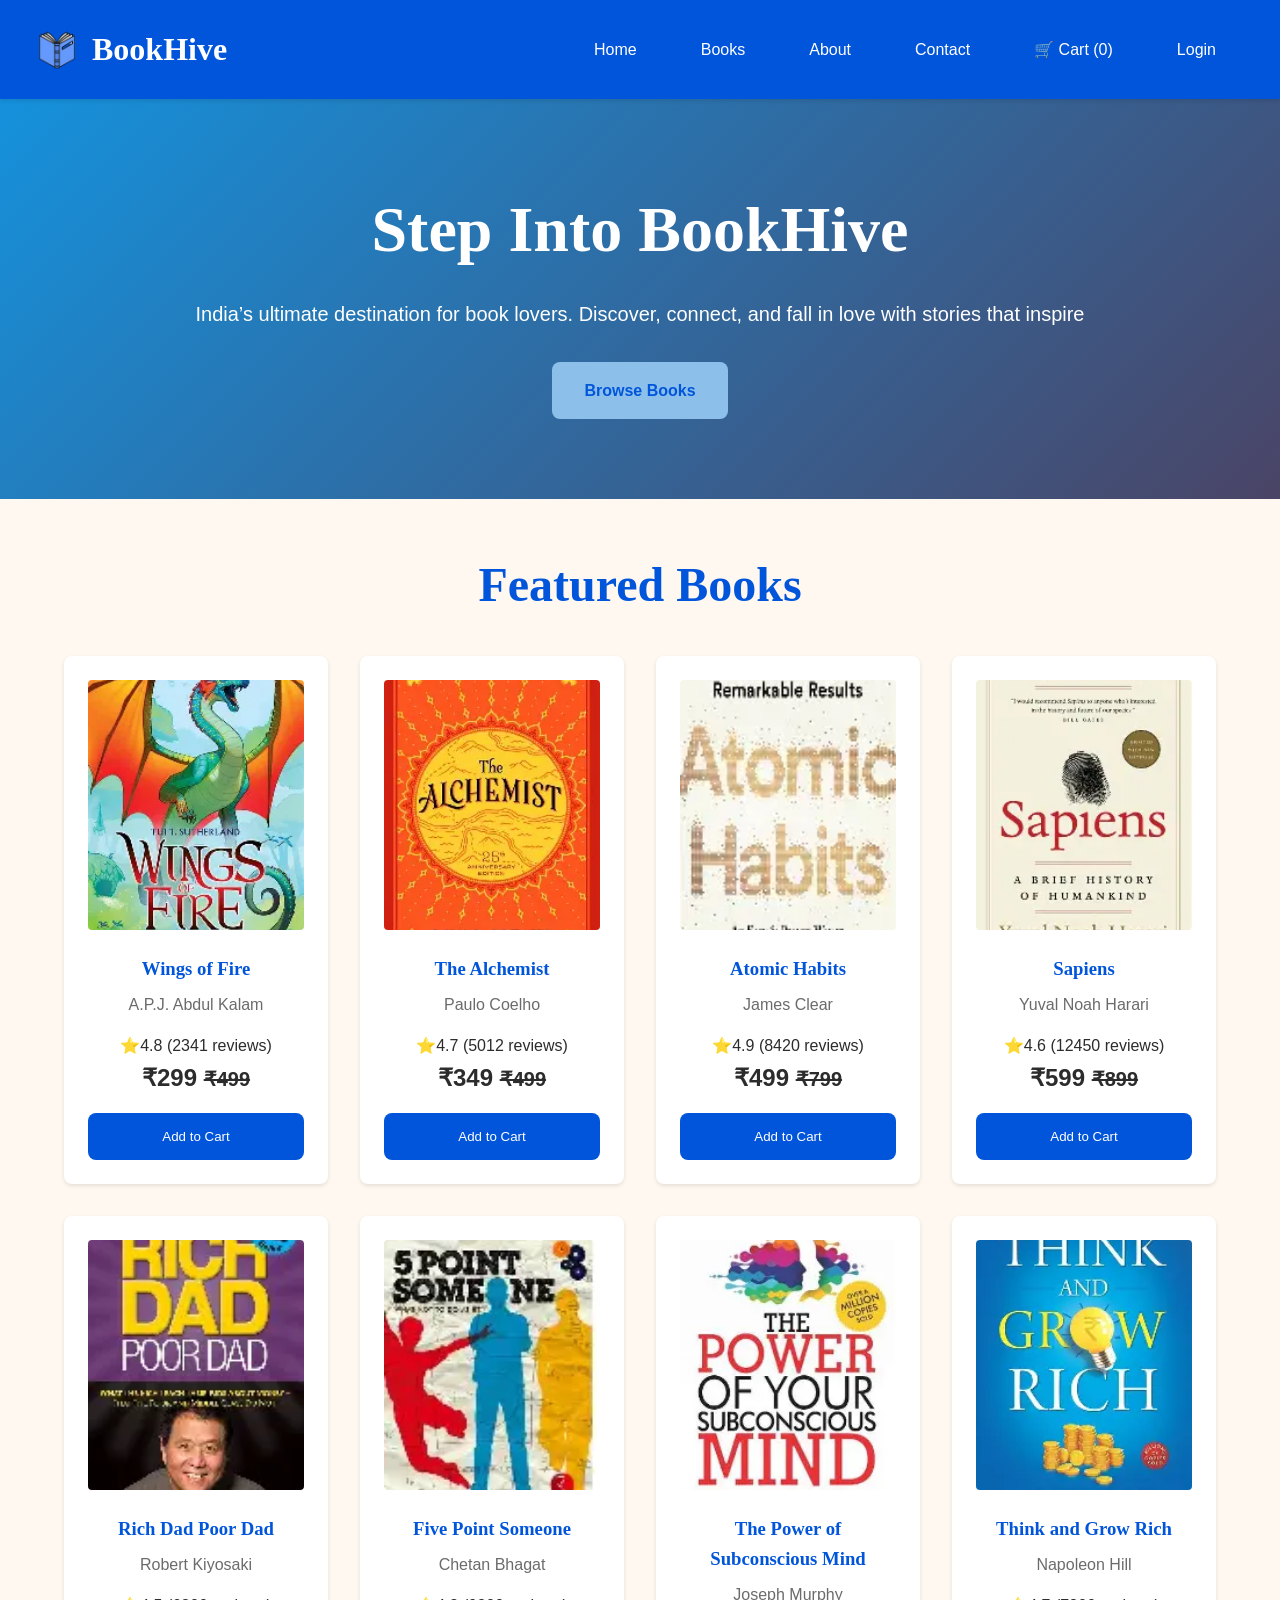
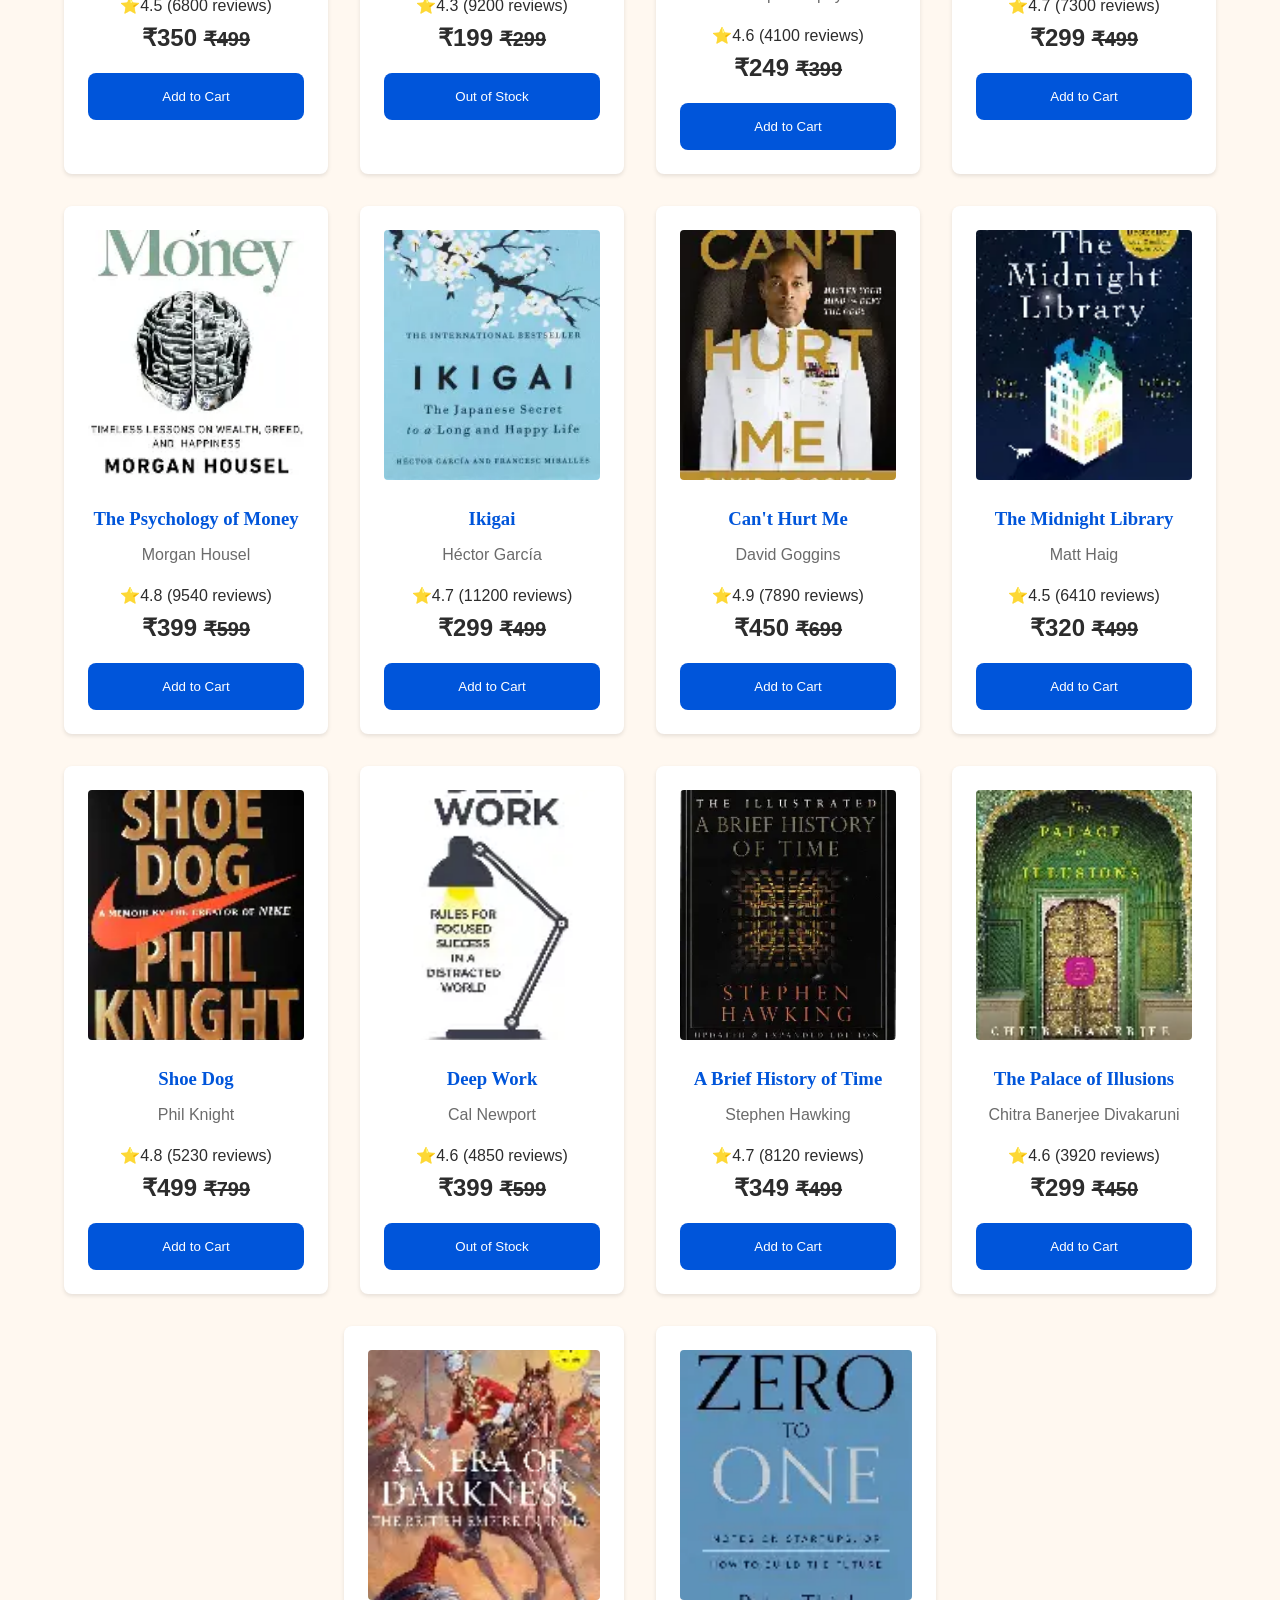
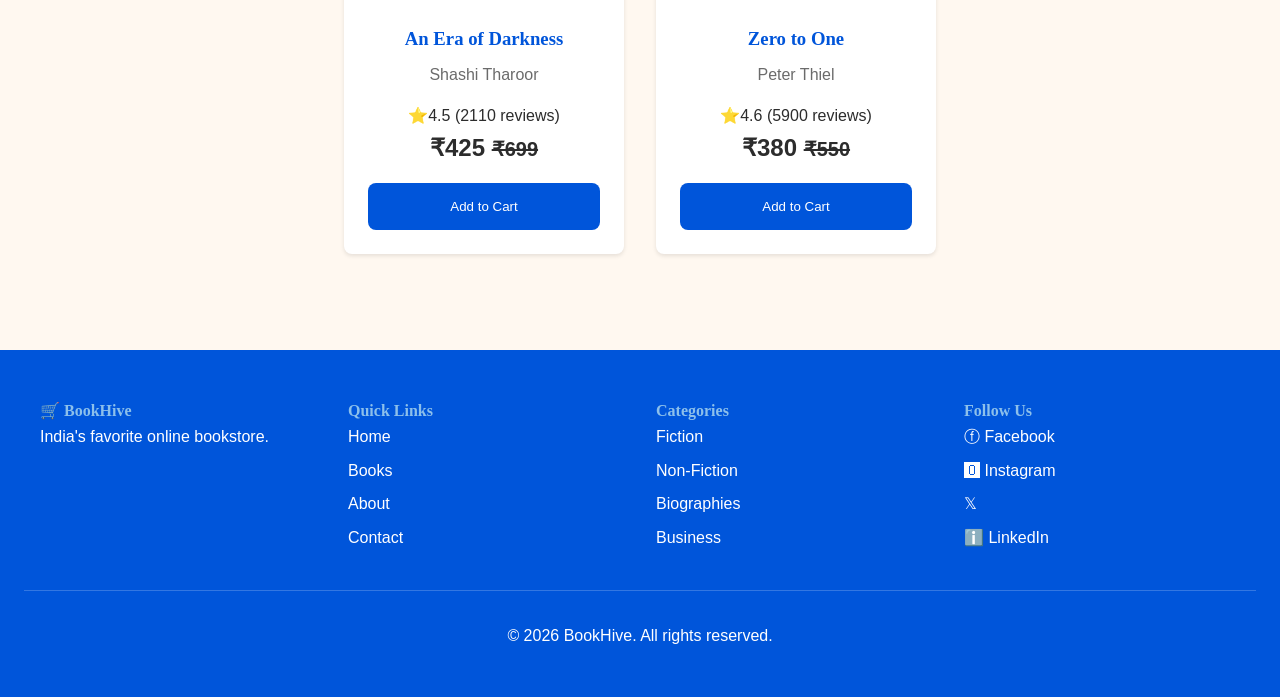
<file: index.html>
<!DOCTYPE html>
<html lang="en">

<head>
    <meta charset="UTF-8">
    <meta name="viewport" content="width=device-width, initial-scale=1.0">

    <!-- SEO meta tag -->
    <title>BookHive - India's Favourite Online BookStore</title>
    <meta name="description" content="Buy books online at BookHive. Indian 
authors, bestsellers, fiction, education books. Free delivery across India.">
    <meta name="keywords" content="books, online bookstore, indian authors, buy 
books online">

    <!-- Open Graph for social media -->
    <meta property="og:title" content="BookHive - Online Bookstore">
    <meta property="og:description" content="India's favorite place to buy books 
online">
    <meta property="og:image" content="images/og-banner.jpg">

    <!-- Favicon -->
    <link rel="icon" href="images/favicon.png">
    <link rel="stylesheet" href="css/style.css">
    <link rel="stylesheet" href="css/responsive.css">
</head>

<body>

    <header>
        <h1><img src="images/favicon.png" alt="icon not found" id="icon_img"> BookHive</h1>

        <nav>
            <a href="index.html">Home</a>
            <a href="books.html">Books</a>
            <a href="about.html">About</a>
            <a href="contact.html">Contact</a>
            <a href="cart.html" id="cart-link">🛒 Cart (<span id="cart-count">0</span>)</a>
            <a href="login.html">Login</a>
        </nav>
    </header>

    <main>

        <!-- Hero Section -->
        <section class="hero">
            <h2 id="hero-title">Step Into BookHive</h2>
            <p id="hero-subtitle">India’s ultimate destination for book lovers. Discover, connect, and fall in love with
                stories that
                inspire</p>
            <a href="books.html" class="btn"> Browse Books</a>
        </section>

        <!-- Featured Books Section -->
        <section class="featured">
            <h2>Featured Books</h2>

            <div class="books_container" id="books-container">
                <!-- <article class="book-card">
                    <img src="images/books/wings-of-fire.png" alt="image not found">
                    <h3>Wings of Fire</h3>
                    <p class="author">by A.P.J Abdul Kalam</p>
                    <p class="price">₹299</p>
                    <button id="cart-btn">Add to Cart</button>
                </article>

                <article class="book-card">
                    <img src="images/books/the-alchemist.png" alt="The Alchemist book 
cover">
                    <h3>The Alchemist</h3>
                    <p class="author">by Paulo Coelho</p>
                    <p class="price">₹349</p>
                    <button>Add to Cart</button>
                </article>

                <article class="book-card">
                    <img src="images/books/atomic-habits.png" alt="Atomic Habits book 
cover">
                    <h3>Atomic Habits</h3>
                    <p class="author">by James Clear</p>
                    <p class="price">₹499</p>
                    <button>Add to Cart</button>
                </article>

                <article class="book-card">
                    <img src="images/books/sapiens.png" alt="Sapiens book cover">
                    <h3>Sapiens</h3>
                    <p class="author">by Yuval Noah Harari</p>
                    <p class="price">₹599</p>
                    <button>Add to Cart</button>
                </article>

                <article class="book-card">
                    <img src="images/books/men-from-mars-women-from-venus.png" alt="Sapiens book cover">
                    <h3>Men are from Mars Women are from Venus</h3>
                    <p class="author">by John Gray</p>
                    <p class="price">₹399</p>
                    <button>Add to Cart</button>
                </article>

                <article class="book-card">
                    <img src="images/books/self-improvement.png" alt="Sapiens book cover">
                    <h3>The 7 Habits of Highly Effective People</h3>
                    <p class="author">by Stephen R.Convey</p>
                    <p class="price">₹499</p>
                    <button>Add to Cart</button>
                </article>
            </div>
        </section> -->

                <!-- Categories Section -->
                <section class="categories">
                    <h2>Browse by Category</h2>

                    <div class="catgory-list-container">
                        <div class="category">
                            <h3>🛒 Fiction</h3>
                            <p>Novels, short stories, fantasy</p>
                        </div>

                        <div class="category">
                            <h3>🛒 Education</h3>
                            <p>Textbooks, study guides</p>
                        </div>

                        <div class="category">
                            <h3>🛒 Biographies</h3>
                            <p>Life stories of remarkable people</p>
                        </div>

                        <div class="category">
                            <h3>🛒 Business</h3>
                            <p>Entrepreneurship, leadership</p>
                        </div>
                    </div>
                </section>
    </main>

    <!-- FOOTER -->
    <footer>
        <div class="footer-content">

            <div class="footer-column">
                <h4>🛒 BookHive</h4>
                <p>India's favorite online bookstore.</p>
            </div>

            <div class="footer-column">
                <h4>Quick Links</h4>
                <ul>
                    <li><a href="index.html">Home</a></li>
                    <li><a href="books.html">Books</a></li>
                    <li><a href="about.html">About</a></li>
                    <li><a href="contact.html">Contact</a></li>
                </ul>
            </div>

            <div class="footer-column">
                <h4>Categories</h4>
                <ul>
                    <li><a href="#">Fiction</a></li>
                    <li><a href="#">Non-Fiction</a></li>
                    <li><a href="#">Biographies</a></li>
                    <li><a href="#">Business</a></li>
                </ul>
            </div>

            <div class="footer-column">
                <h4>Follow Us</h4>
                <ul>
                    <li><a href="#">ⓕ Facebook</a></li>
                    <li><a href="#">🅾 Instagram</a></li>
                    <li><a href="#">𝕏</a></li>
                    <li><a href="#">ℹ️ LinkedIn</a></li>
                </ul>
            </div>

        </div>

        <div class="footer-bottom">
            <p>&copy; 2026 BookHive. All rights reserved.</p>
        </div>
        <script src="js/books.js"></script>
        <script src="js/main.js"></script>
        <script src="js/cart.js"></script>
</body>

</html>
</file>
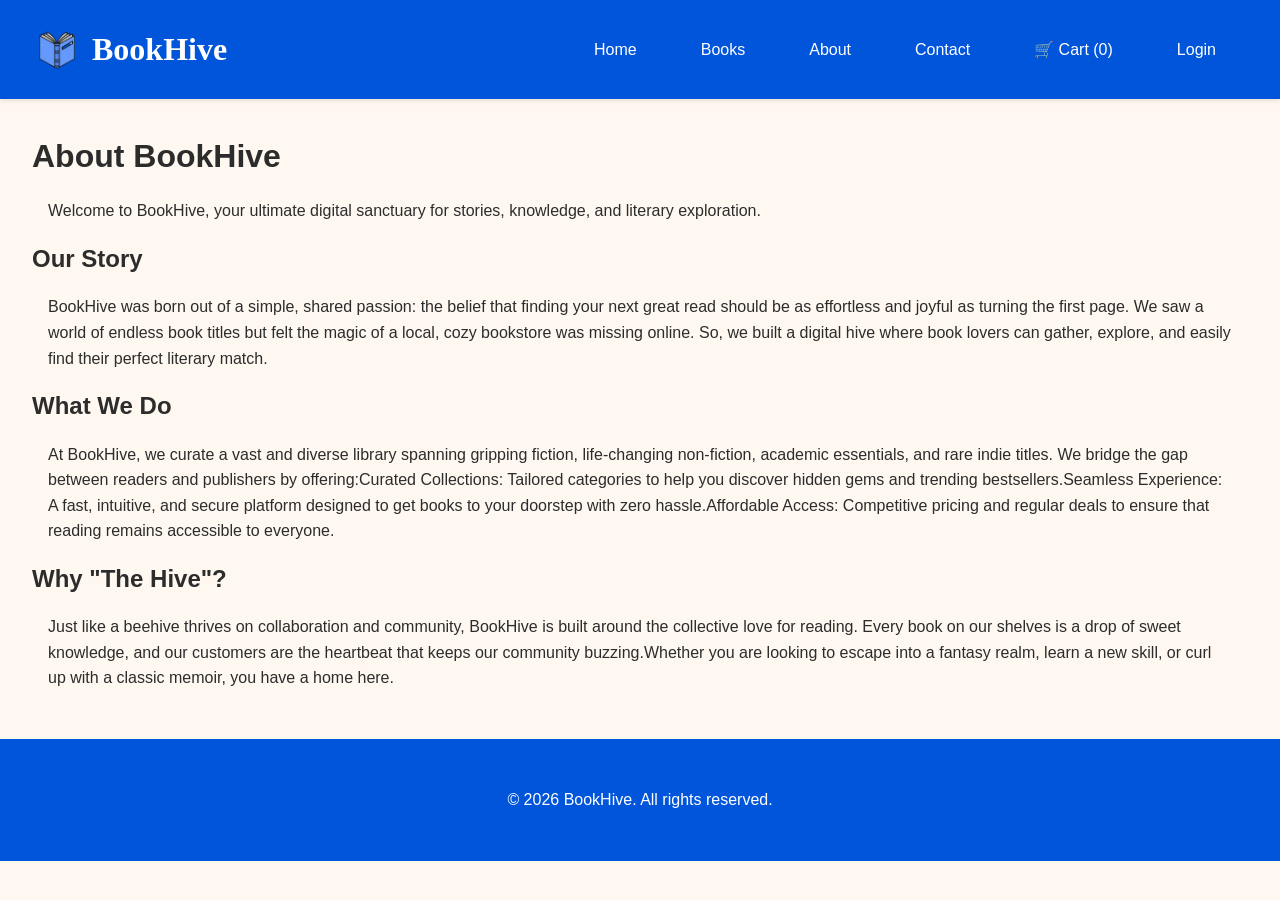
<file: about.html>
<!DOCTYPE html>
<html lang="en">

<head>
    <meta charset="UTF-8">
    <meta name="viewport" content="width=device-width, initial-scale=1.0">
    <title>About</title>
    <link rel="icon" href="images/favicon.png">
    <link rel="stylesheet" href="css/style.css">
    <link rel="stylesheet" href="css/responsive.css">
    <link rel="stylesheet" href="css/about.css">
</head>

<body>
    <header>
        <h1><img src="images/favicon.png" alt="icon not found" id="icon_img"> BookHive</h1>
        <nav>
            <a href="index.html">Home</a>
            <a href="books.html">Books</a>
            <a href="about.html">About</a>
            <a href="contact.html">Contact</a>
            <a href="cart.html">🛒 Cart (<span id="cart-count">0</span>)</a>
            <a href="login.html">Login</a>
        </nav>
    </header>

    <main>
        <section class="about-section">
            <h2>About BookHive</h2>
            <p>Welcome to BookHive, your ultimate digital sanctuary for stories, knowledge, and literary exploration.
            </p>
            <section class="content1">
                <h4>Our Story</h4>
                <p>BookHive was born out of a simple, shared passion: the belief that finding your next great read
                    should be as effortless and joyful as turning the first page. We saw a world of endless book titles
                    but felt the magic of a local, cozy bookstore was missing online. So, we built a digital hive where
                    book lovers can gather, explore, and easily find their perfect literary match.</p>
            </section>

            <section class="content2">
                <h4>What We Do</h4>
                <p>At BookHive, we curate a vast and diverse library spanning gripping fiction, life-changing
                    non-fiction, academic essentials, and rare indie titles. We bridge the gap between readers and
                    publishers by offering:Curated Collections: Tailored categories to help you discover hidden gems and
                    trending bestsellers.Seamless Experience: A fast, intuitive, and secure platform designed to get
                    books to your doorstep with zero hassle.Affordable Access: Competitive pricing and regular deals to
                    ensure that reading remains accessible to everyone.</p>
            </section>

            <section class="content3">
                <h4>Why "The Hive"?</h4>
                <p>Just like a beehive thrives on collaboration and community, BookHive is built around the collective
                    love for reading. Every book on our shelves is a drop of sweet knowledge, and our customers are the
                    heartbeat that keeps our community buzzing.Whether you are looking to escape into a fantasy realm,
                    learn a new skill, or curl up with a classic memoir, you have a home here.</p>
            </section>
        </section>
    </main>

    <footer>
        <p>&copy; 2026 BookHive. All rights reserved.</p>
    </footer>
</body>

</html>
</file>
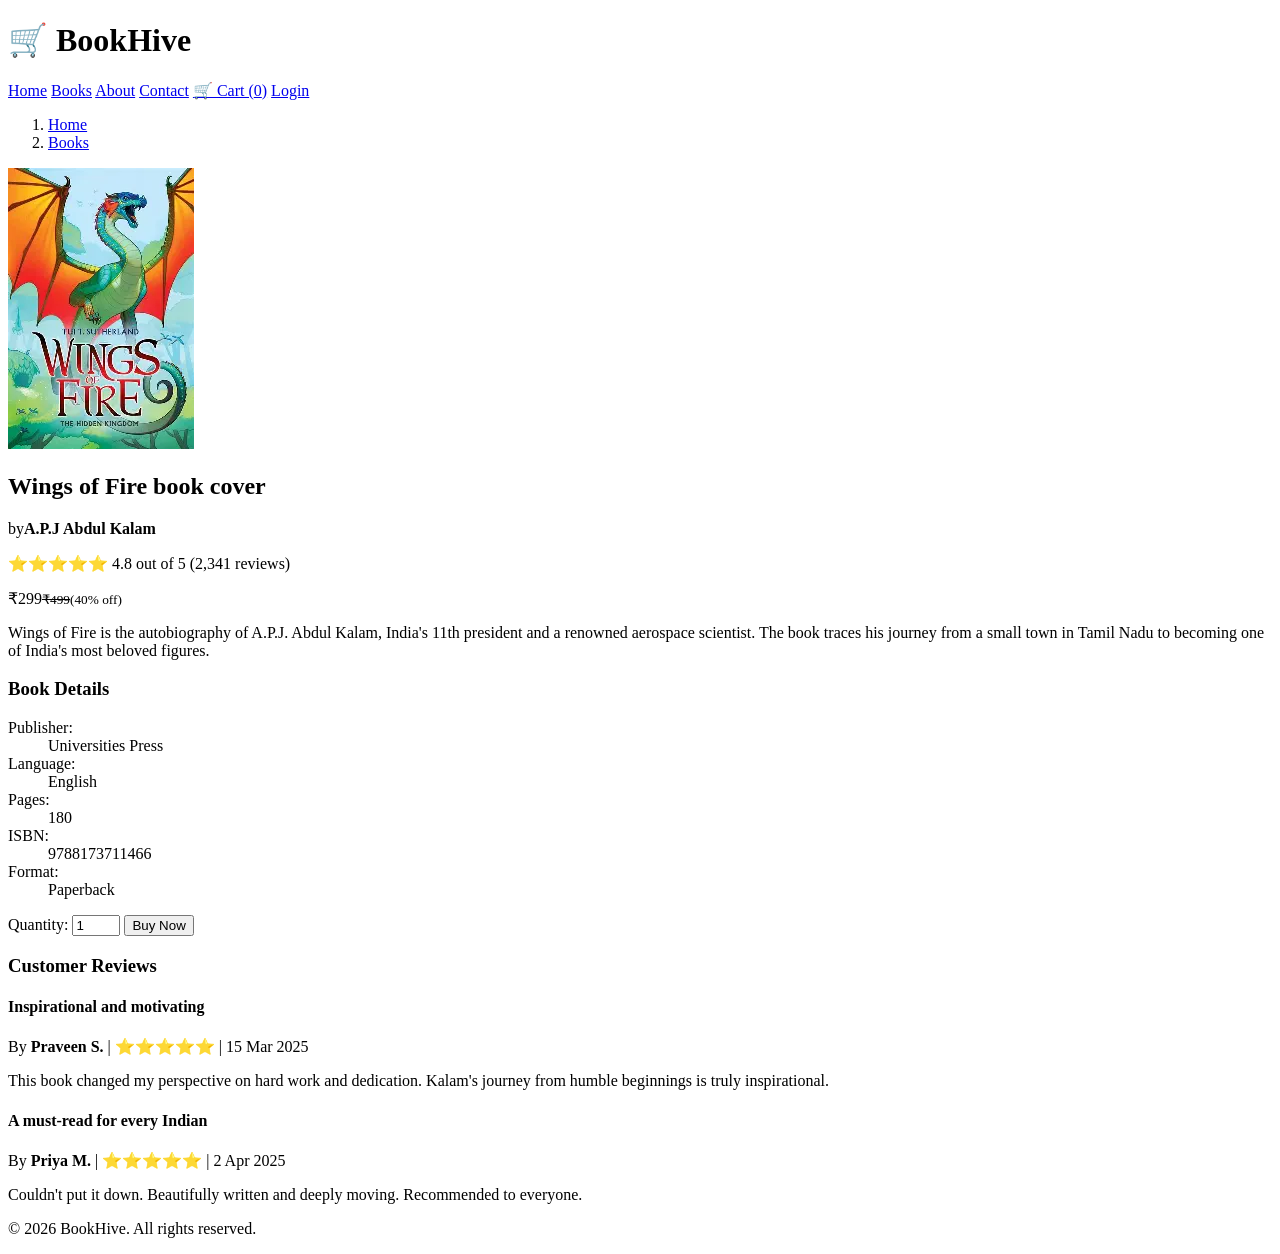
<file: book.html>
<!DOCTYPE html>
<html lang="en">

<head>
    <meta charset="UTF-8">
    <meta name="viewport" content="width=device-width, initial-scale=1.0">
    <title>Wings of Fire - BookHive</title>
</head>

<body>

    <header>
        <h1>🛒 BookHive</h1>
        <nav>
            <a href="index.html">Home</a>
            <a href="books.html">Books</a>
            <a href="about.html">About</a>
            <a href="contact.html">Contact</a>
            <a href="cart.html">🛒 Cart (<span id="cart-count">0</span>)</a>
            <a href="login.html">Login</a>
        </nav>
    </header>

    <main>
        <!-- Breadcrumb navigation using a list -->
        <nav class="breadcrumb">
            <ol>
                <li><a href="index.html">Home</a></li>
                <li><a href="books.html">Books</a></li>
            </ol>
        </nav>

        <article class="book-detail">

            <div class="book-image">
                <img src="images/books/wings-of-fire.png" alt="Wings of Fire book 
cover">
            </div>

            <div class="book-info">
                <h2>Wings of Fire book cover</h2>
                <p class="author">by<strong>A.P.J Abdul Kalam</strong></p>
            </div>

            <div class="rating">
                ⭐⭐⭐⭐⭐ 4.8 out of 5 (2,341 reviews)
            </div>

            <p class="price">₹299<small><s>₹499</s>(40% off)</small></p>

            <p class="description">
                Wings of Fire is the autobiography of A.P.J. Abdul Kalam, India's 11th president and a renowned
                aerospace scientist. The book traces his journey from a small town in Tamil Nadu to becoming one of
                India's most beloved figures.
            </p>

            <!-- Book details using a description list -->
            <h3>Book Details</h3>
            <dl class="book-details">
                <dt>Publisher:</dt>
                <dd>Universities Press</dd>

                <dt>Language:</dt>
                <dd>English</dd>

                <dt>Pages:</dt>
                <dd>180</dd>

                <dt>ISBN:</dt>
                <dd>9788173711466</dd>

                <dt>Format:</dt>
                <dd>Paperback</dd>
            </dl>

            <!-- Quantity and add to cart -->
            <div>
                <label for="quantity">Quantity:</label>
                <input type="number" id="quantity" value="1" min="1" max="10">
                <button class="btn-secondary">Buy Now</button>
            </div>
        </article>

        <!-- Reviews section -->
        <section class="reviews">
            <h3>Customer Reviews</h3>

            <article class="review">
                <h4>Inspirational and motivating</h4>
                <p class="reviewer">By <strong>Praveen S.</strong> | ⭐⭐⭐⭐⭐ | 15 Mar
                    2025</p>

                <p>This book changed my perspective on hard work and dedication.
                    Kalam's
                    journey from humble beginnings is truly inspirational.</p>
            </article>

            <article class="review">
                <h4>A must-read for every Indian</h4>
                <p class="reviewer">By <strong>Priya M.</strong> | ⭐⭐⭐⭐⭐ | 2 Apr
                    2025</p>

                <p>Couldn't put it down. Beautifully written and deeply moving.
                    Recommended to everyone.</p>
            </article>
        </section>
    </main>

    <footer>
        <p>&copy; 2026 BookHive. All rights reserved.</p>
    </footer>
</body>

</html>
</file>
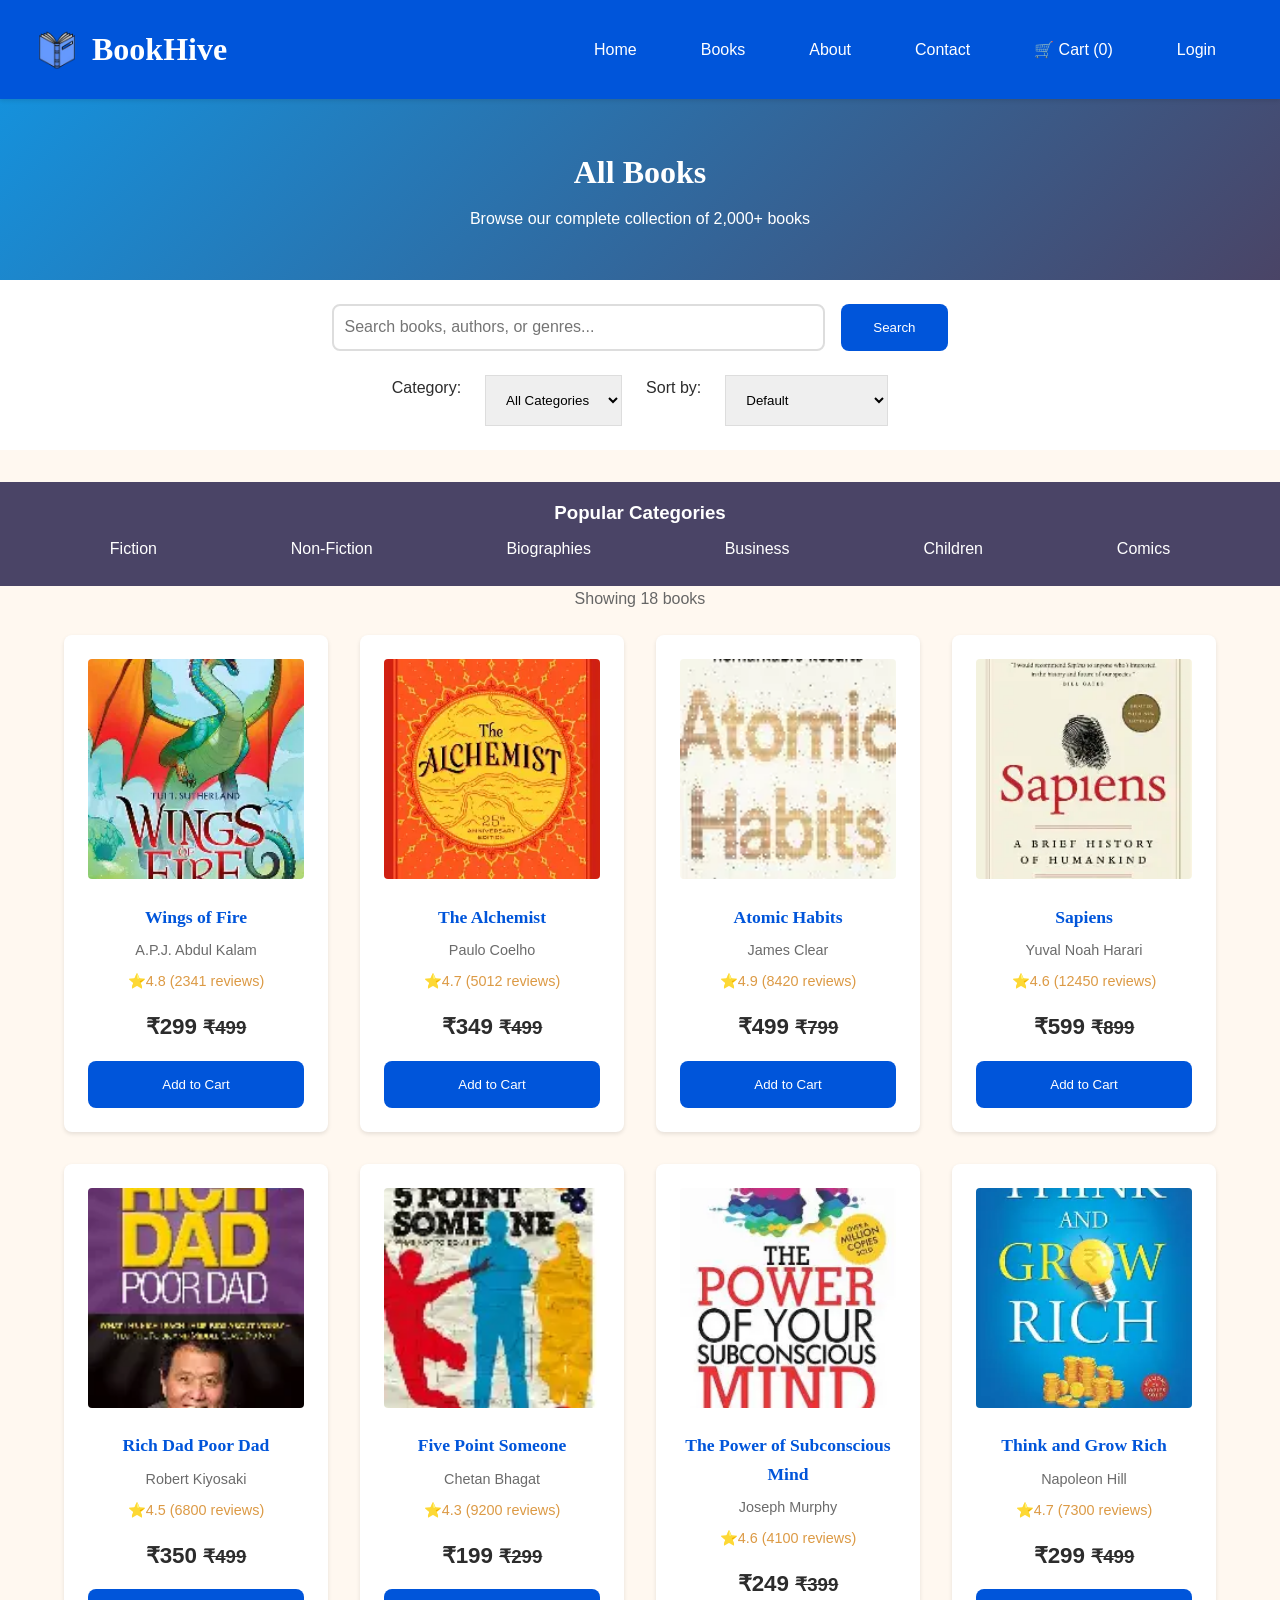
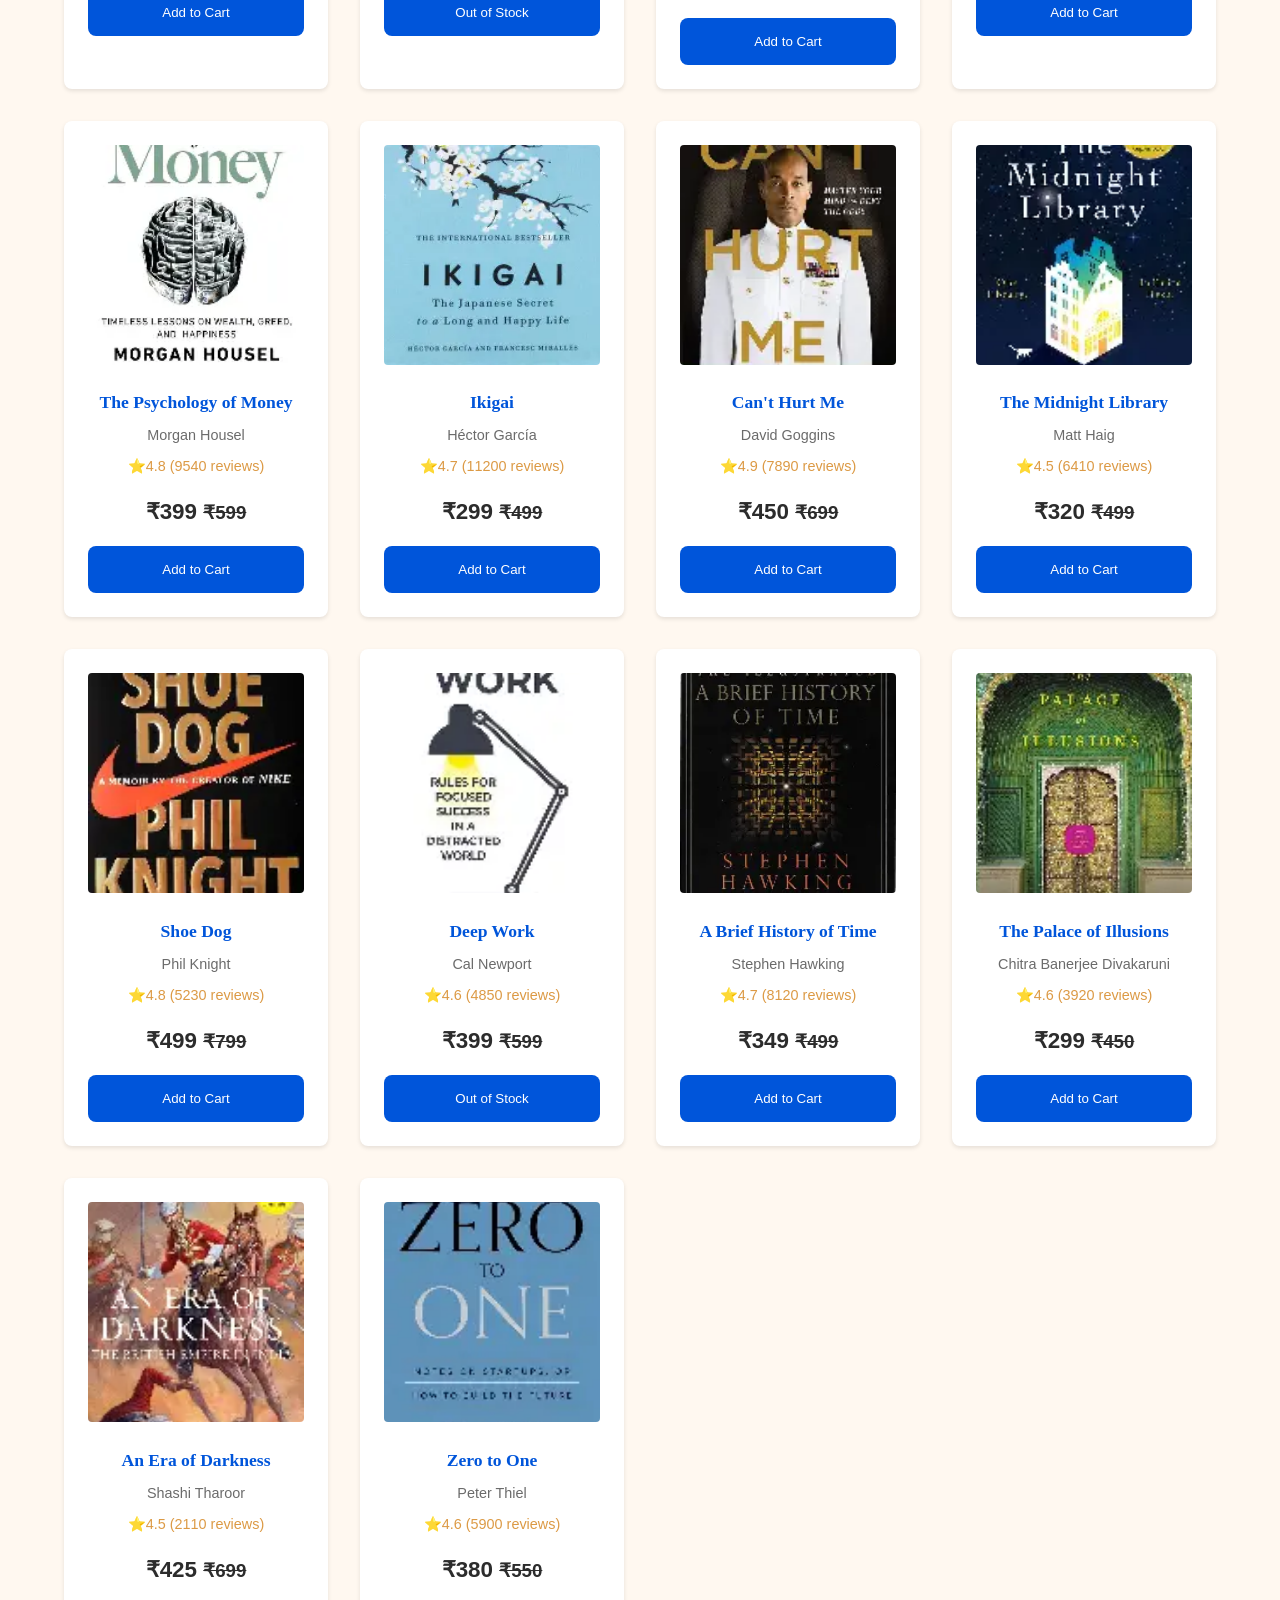
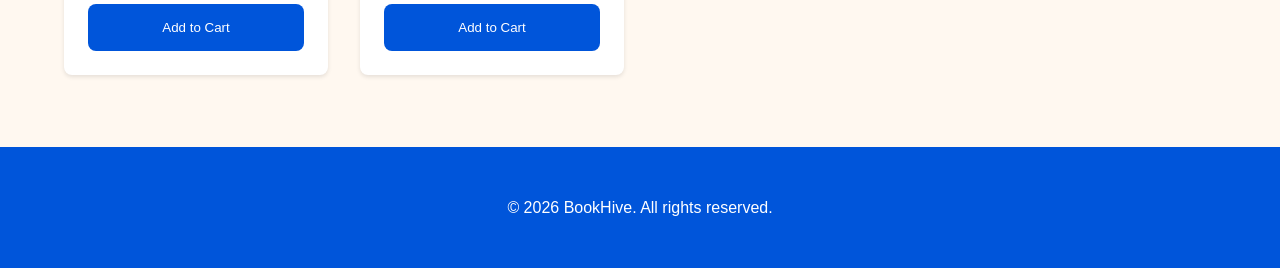
<file: books.html>
<!DOCTYPE html>
<html lang="en">

<head>
    <meta charset="UTF-8">
    <meta name="viewport" content="width=device-width, initial-scale=1.0">
    <title>All Books - BookHive</title>
    <link rel="icon" href="images/favicon.png">
    <link rel="stylesheet" href="css/style.css">
    <link rel="stylesheet" href="css/books.css">
    <link rel="stylesheet" href="css/responsive.css">
</head>

<body>
    <header>
        <h1><img src="images/favicon.png" alt="icon not found" id="icon_img"> BookHive</h1>
        <nav>
            <a href="index.html">Home</a>
            <a href="books.html">Books</a>
            <a href="about.html">About</a>
            <a href="contact.html">Contact</a>
            <a href="cart.html">🛒 Cart (<span id="cart-count">0</span>)</a>
            <a href="login.html">Login</a>
        </nav>
    </header>

    <main>

        <!-- PAGE TITLE -->
        <section class="page-header">
            <h2>All Books</h2>
            <p>Browse our complete collection of 2,000+ books</p>
        </section>

        <!-- SEARCH AND FILTERS -->
        <section class="filters">
            <div class="search-box">
                <input type="search" id="search-input" placeholder="Search books, authors, or genres...">
                <button type="button" id="search-button">Search</button>
            </div>

            <div class="filter-controls">
                <label for="category-filter">Category:</label>
                <select id="category-filter">
                    <option value="all">All Categories</option>
                    <option value="fiction">Fiction</option>
                    <option value="education">Education</option>
                    <option value="biography">Biographies</option>
                    <option value="business">Business</option>
                </select>

                <label for="sort">Sort by:</label>
                <select id="sort">
                    <option value="default">Default</option>
                    <option value="price-low">Price: Low to High</option>
                    <option value="price-high">Price: High to Low</option>
                    <option value="rating">Rating</option>
                </select>
            </div>
        </section>

        <!-- POPULAR CATEGORIES (using unordered list) -->
        <section class="categories-quick">
            <h3>Popular Categories</h3>
            <ul class="category-list">
                <li><a href="#fiction">Fiction</a></li>
                <li><a href="#nonfiction">Non-Fiction</a></li>
                <li><a href="#biography">Biographies</a></li>
                <li><a href="#business">Business</a></li>
                <li><a href="#children">Children</a></li>
                <li><a href="#comics">Comics</a></li>
            </ul>
        </section>

        <!-- BOOKS GRID -->
        <section class="books-grid" id="books-container">

            <!-- <article class="book-card">
                <img src="images/books/wings-of-fire.png" alt="Wings of Fire" loading="lazy">
                <h3>Wings of Fire</h3>
                <p class="author">A.P.J. Abdul Kalam</p>
                <p class="rating">⭐ 4.8 (2,341 reviews)</p>
                <p class="price">₹299</p>
                <button class="add-to-cart" data-id="1">Add to Cart</button>
            </article>

            <article class="book-card">
                <img src="images/books/the-alchemist.png" alt="The Alchemist" loading="lazy">
                <h3>The Alchemist</h3>
                <p class="author">Paulo Coelho</p>
                <p class="rating">⭐ 4.7 (5,012 reviews)</p>
                <p class="price">₹349</p>
                <button class="add-to-cart" data-id="2">Add to Cart</button>
            </article>

            <article class="book-card">
                <img src="images/books/atomic-habits.png" alt="Atomic Habits" loading="lazy">
                <h3>Atomic Habits</h3>
                <p class="author">James Clear</p>
                <p class="rating">⭐ 4.9 (8,420 reviews)</p>
                <p class="price">₹499</p>
                <button class="add-to-cart" data-id="3">Add to Cart</button>
            </article>


            <article class="book-card">
                <img src="images/books/self-improvement.png" alt="Atomic Habits" loading="lazy">
                <h3>The 7 Habits of Highly Effective People</h3>
                <p class="author">Stephen R.Convey</p>
                <p class="rating">⭐ 4.9 (8,420 reviews)</p>
                <p class="price">₹399</p>
                <button class="add-to-cart" data-id="3">Add to Cart</button>
            </article>


            <article class="book-card">
                <img src="images/books/sapiens.png" alt="Atomic Habits" loading="lazy">
                <h3>Sapiens</h3>
                <p class="author">Yuval Noah Harari</p>
                <p class="rating">⭐ 4.7 (9,324 reviews)</p>
                <p class="price">₹499</p>
                <button class="add-to-cart" data-id="3">Add to Cart</button>
            </article> -->

        </section>

    </main>

    <footer>
        <p>&copy; 2026 BookHive. All rights reserved.</p>
    </footer>

    <script src="js/books.js"></script>
    <script src="js/main.js"></script>
    <script src="js/cart.js"></script>
    <script src="js/search.js"></script>
</body>

</html>
</file>
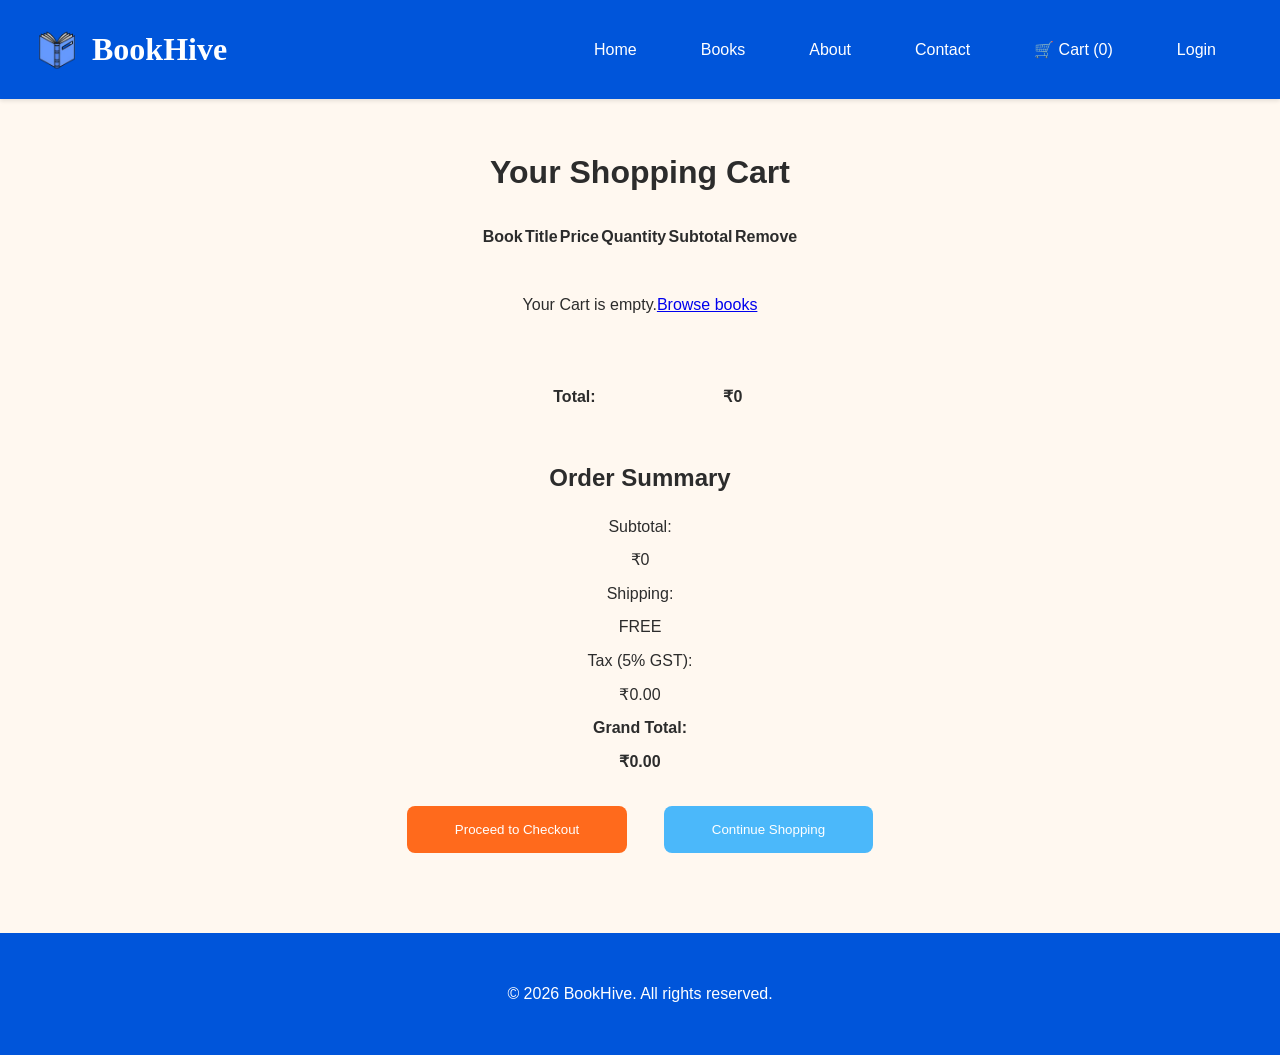
<file: cart.html>
<!DOCTYPE html>
<html lang="en">

<head>
    <meta charset="UTF-8">
    <meta name="viewport" content="width=device-width, initial-scale=1.0">
    <title>Your Cart - BookHive</title>
    <link rel="icon" href="images/favicon.png">
    <link rel="stylesheet" href="css/style.css">
    <link rel="stylesheet" href="css/responsive.css">
    <link rel="stylesheet" href="css/cart.css">
</head>

<body>

    <header>
        <h1><img src="images/favicon.png" alt="icon not found" id="icon_img"> BookHive</h1>
        <nav>
            <a href="index.html">Home</a>
            <a href="books.html">Books</a>
            <a href="about.html">About</a>
            <a href="contact.html">Contact</a>
            <a href="cart.html">🛒 Cart (<span id="cart-count">0</span>)</a>
            <a href="login.html">Login</a>
        </nav>
    </header>

    <main>
        <section class="cart-section">
            <h2>Your Shopping Cart</h2>

            <!-- Table for cart items -->
            <table class="cart-table">
                <thead>
                    <tr>
                        <th>Book</th>
                        <th>Title</th>
                        <th>Price</th>
                        <th>Quantity</th>
                        <th>Subtotal</th>
                        <th>Remove</th>
                    </tr>
                </thead>
                <tbody id="cart-items">
                    <!-- <tr>
                        <td>
                            <img src="images/books/wings-of-fire.png" alt="Wings of Fire Book" width="60">
                        </td>
                        <td>
                            <strong>Wings of Fire</strong><br>
                            <small>A.P.J. Abdul Kalam</small>
                        </td>
                        <td>₹299</td>
                        <td>
                            <input type="number" value="1" min="1" max="10" class="qty-input">
                        </td>
                        <td>₹299</td>
                        <td>
                            <button class="remove-btn">❌</button>
                        </td>
                    </tr>
                    <tr>
                        <td>
                            <img src="images/books/the-alchemist.png" alt="The Alchemist Book" width="60">
                        </td>
                        <td>
                            <strong>The Alchemist</strong><br>
                            <small>Paulo Coelho</small>
                        </td>
                        <td>₹349</td>
                        <td>
                            <input type="number" value="2" min="1" max="10" class="qty-input">
                        </td>
                        <td>₹698</td>
                        <td>
                            <button class="remove-btn">❌</button>
                        </td>
                    </tr> -->
                </tbody>
                <tfoot>
                    <tr>
                        <td colspan="4"><strong>Total:</strong></td>
                        <td colspan="2"><strong id="cart-total">₹997</strong></td>
                    </tr>
                </tfoot>
            </table>

            <!-- Order summary -->
            <section class="order-summary">
                <h3>Order Summary</h3>
                <dl id="order_list">
                    <!-- <dt>Subtotal:</dt>
                    <dd>₹997</dd>

                    <dt>Shipping:</dt>
                    <dd>FREE</dd>

                    <dt>Tax (5% GST):</dt>
                    <dd>₹49.85</dd>

                    <dt><strong>Grand Total:</strong></dt>
                    <dd><strong>₹1,046.85</strong></dd> -->
                </dl>
            </section>
            <section class="btn-group">
                <button class="btn-primary"><a href="#">Proceed to Checkout</a></button>
                <button class="btn-secondary"><a href="books.html">Continue Shopping</a></button>
            </section>
        </section>
    </main>

    <footer>
        <p>&copy; 2026 BookHive. All rights reserved.</p>
    </footer>

    <script src="js/cart.js"></script>
    <script src="js/cart-page.js"></script>
</body>

</html>
</file>
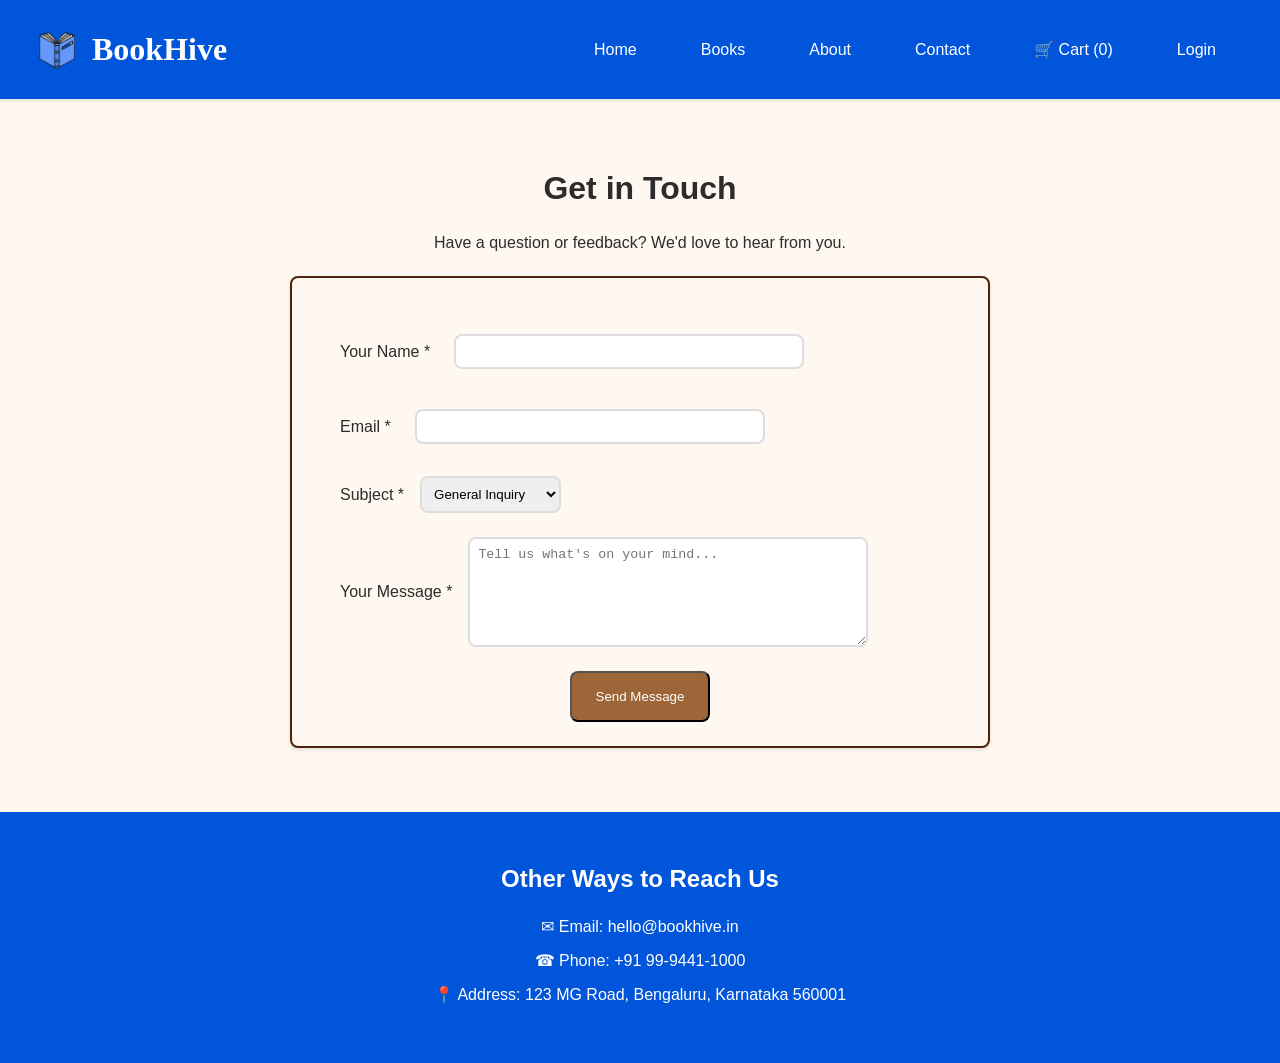
<file: contact.html>
<!DOCTYPE html>
<html lang="en">

<head>
    <meta charset="UTF-8">
    <meta name="viewport" content="width=device-width, initial-scale=1.0">
    <title>Contact Us - BookHive</title>
    <link rel="icon" href="images/favicon.png">
    <link rel="stylesheet" href="css/style.css">
    <link rel="stylesheet" href="css/responsive.css">
    <link rel="stylesheet" href="css/contact.css">
</head>

<body>

    <header>
        <h1><img src="images/favicon.png" alt="icon not found" id="icon_img"> BookHive</h1>
        <nav>
            <a href="index.html">Home</a>
            <a href="books.html">Books</a>
            <a href="about.html">About</a>
            <a href="contact.html">Contact</a>
            <a href="cart.html">🛒 Cart (<span id="cart-count">0</span>)</a>
            <a href="login.html">Login</a>
        </nav>
    </header>

    <main>
        <section class="contact-section">
            <h2>Get in Touch</h2>
            <p>Have a question or feedback? We'd love to hear from you.</p>

            <form action="#" method="POST" class="contact-form">

                <div class="form-group">
                    <label for="name">Your Name *</label>
                    <input type="text" id="name" name="name" required>
                </div>

                <div class="form-group">
                    <label for="email">Email *</label>
                    <input type="email" id="email" name="email" required>
                </div>

                <div class="form-group">
                    <label for="subject">Subject *</label>
                    <select name="subject" id="subject">
                        <option value="general">General Inquiry</option>
                        <option value="order">Order Issue</option>
                        <option value="suggestion">Book Suggestion</option>
                        <option value="partnership">Partnership</option>
                    </select>
                </div>

                <div class="form-group">
                    <label for="message">Your Message *</label>
                    <textarea name="message" id="message" rows="6" placeholder="Tell us what's on your mind..."
                        required></textarea>
                </div>

                <button type="submit" class="btn-primary">Send Message</button>
            </form>
        </section>
    </main>

    <footer class="contact-info">
        <h3>Other Ways to Reach Us</h3>
        <p>✉ Email: <a href="mailto:praveenseducation@gmail.com">hello@bookhive.in</a></p>
        <p>☎ Phone: <a href="tel:+919994411000">+91 99-9441-1000</a></p>
        <p>📍 Address: 123 MG Road, Bengaluru, Karnataka 560001</p>
    </footer>

</body>

</html>
</file>
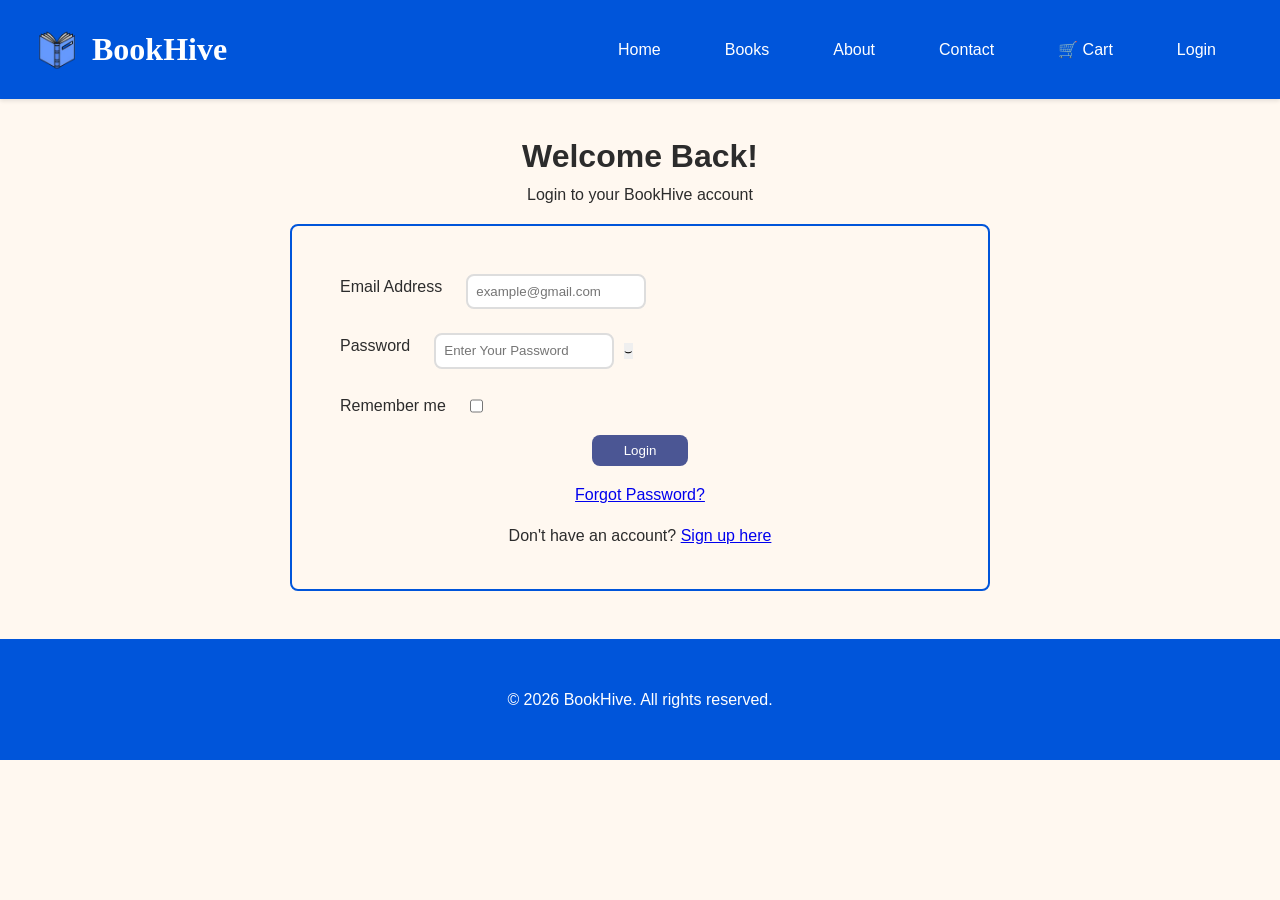
<file: login.html>
<!DOCTYPE html>
<html lang="en">

<head>
    <meta charset="UTF-8">
    <meta name="viewport" content="width=device-width, initial-scale=1.0">
    <title>Login - BookHive</title>
    <link rel="icon" href="images/favicon.png">
</head>

<body>

    <!-- Same Header as home Page -->
    <header>
        <h1><img src="images/favicon.png" alt="icon not found" id="icon_img"> BookHive</h1>
        <nav>
            <a href="index.html">Home</a>
            <a href="books.html">Books</a>
            <a href="about.html">About</a>
            <a href="contact.html">Contact</a>
            <a href="cart.html">🛒 Cart</a>
            <a href="login.html">Login</a>
        </nav>
        <link rel="stylesheet" href="css/style.css">
        <link rel="stylesheet" href="css/responsive.css">
        <link rel="stylesheet" href="css/login.css">
    </header>

    <main>
        <section class="form-section">
            <h2>Welcome Back!</h2>
            <p>Login to your BookHive account</p>

            <form action="#" method="POST" class="login-form">

                <!-- Email field -->
                <div class="form-group">
                    <label for="email">Email Address</label>
                    <input type="email" name="email" id="email" placeholder="example@gmail.com" required>
                </div>

                <!-- Password field -->
                <div class="form-group">
                    <label for="password">Password</label>
                    <div class="password-wrapper">
                        <input type="password" id="password" name="password" placeholder="Enter Your Password"
                            minlength="6" required>
                        <button type="button" id="toggle-password" class="toggle-btn">⌣</button>
                    </div>
                </div>

                <!-- Remember me checkbox -->
                <div class="checkbox-group">
                    <label for="remember">Remember me</label>
                    <input type="checkbox" id="remember" name="remember">
                </div>

                <!-- Submit button -->
                <button type="submit" class="btn-primary">Login</button>

                <!-- Forgot Password Link -->
                <p class="form-link">
                    <a href="#">Forgot Password?</a>
                </p>

                <!-- Link to signup -->
                <p class="form-link">
                    Don't have an account?
                    <a href="signup.html">Sign up here</a>
                </p>
            </form>
        </section>
    </main>

    <footer>
        <p>&copy; 2026 BookHive. All rights reserved.</p>
    </footer>

    <script src="js/login.js"></script>
</body>

</html>
</file>
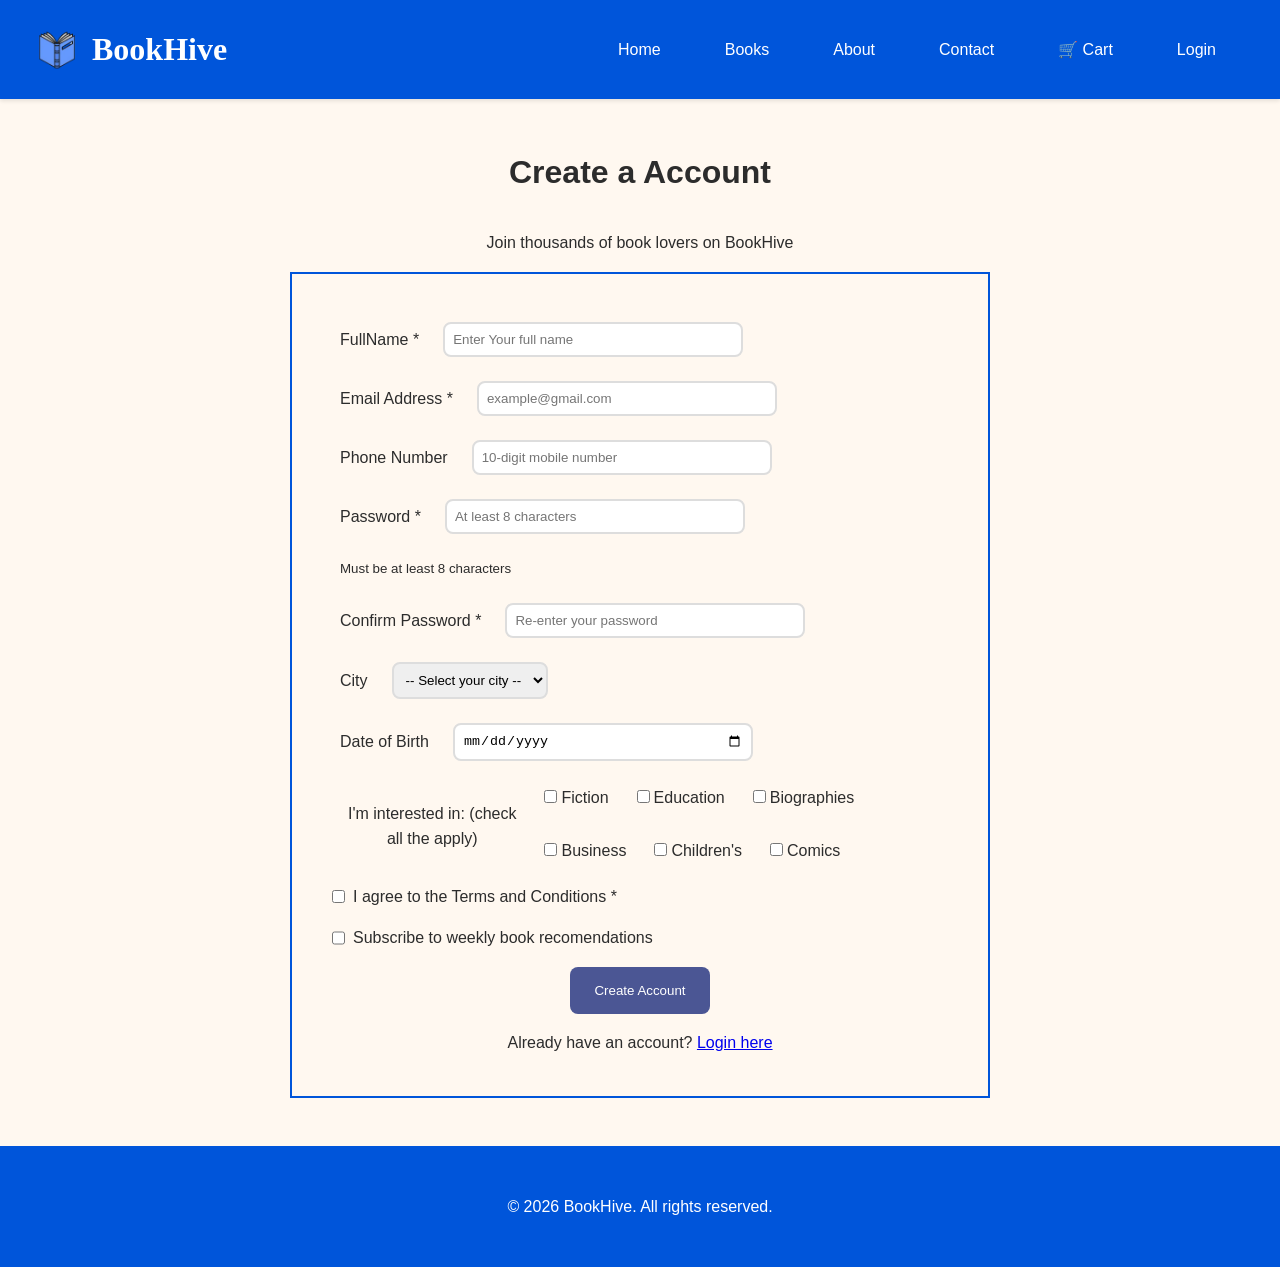
<file: signup.html>
<!DOCTYPE html>
<html lang="en">

<head>
    <meta charset="UTF-8">
    <meta name="viewport" content="width=device-width, initial-scale=1.0">
    <title>Sign Up - BookHive</title>
    <link rel="icon" href="images/favicon.png">
    <link rel="stylesheet" href="css/style.css">
    <link rel="stylesheet" href="css/responsive.css">
    <link rel="stylesheet" href="css/signup.css">
</head>

<body>

    <header>
        <h1><img src="images/favicon.png" alt="icon not found" id="icon_img"> BookHive</h1>
        <nav>
            <a href="index.html">Home</a>
            <a href="books.html">Books</a>
            <a href="about.html">About</a>
            <a href="contact.html">Contact</a>
            <a href="cart.html">🛒 Cart </a>
            <a href="login.html">Login</a>
        </nav>
    </header>

    <main>
        <section class="form-section">
            <h2>Create a Account</h2>
            <p>Join thousands of book lovers on BookHive</p>

            <form action="#" method="POST" class="signup-form">

                <div class="form-group">
                    <label for="fullname">FullName *</label>
                    <input type="text" id="fullname" name="fullname" placeholder="Enter Your full name">
                </div>

                <div class="form-group">
                    <label for="email">Email Address *</label>
                    <input type="email" id="email" name="email" placeholder="example@gmail.com">
                </div>

                <div class="form-group">
                    <label for="phone">Phone Number</label>
                    <input type="tel" id="phone" name="phone" placeholder="10-digit mobile number"
                    >
                </div>

                <div class="form-group">
                    <label for="password">Password *</label>
                    <input type="password" id="password" name="password" placeholder="At least 8 characters"
                        >
                    <small>Must be at least 8 characters</small>
                </div>

                <div class="form-group">
                    <label for="confirm-password">Confirm Password *</label>
                    <input type="password" id="confirm-password" name="confirm-password"
                        placeholder="Re-enter your password" >
                </div>

                <div class="form-group">
                    <label for="city">City</label>
                    <select id="city" name="city">
                        <option value="">-- Select your city --</option>
                        <option value="bengaluru">Bengaluru</option>
                        <option value="mumbai">Mumbai</option>
                        <option value="delhi">Delhi</option>
                        <option value="hyderabad">Hyderabad</option>
                        <option value="chennai">Chennai</option>
                        <option value="pune">Pune</option>
                        <option value="kolkata">Kolkata</option>
                        <option value="erode">Erode</option>
                        <option value="coimbatore">Coimbatore</option>
                    </select>
                </div>

                <div class="form-group">
                    <label for="dob">Date of Birth</label>
                    <input type="date" name="dob" id="dob">
                </div>

                <div class="checkbox-group">
                    <p>I'm interested in: (check all the apply)</p>
                    <div class="checkbox-grid">
                        <label><input type="checkbox" name="interests" value="fiction">Fiction</label>
                        <label><input type="checkbox" name="interests" value="education">Education</label>
                        <label><input type="checkbox" name="interests" value="biography">Biographies</label>
                        <label><input type="checkbox" name="interests" value="business">Business</label>
                        <label><input type="checkbox" name="interests" value="children">Children's</label>
                        <label><input type="checkbox" name="interests" value="comics">Comics</label>
                    </div>
                </div>

                <div class="checkbox-group">
                    <input type="checkbox" name="terms" id="terms">
                    <label for="terms">I agree to the Terms and Conditions *</label>
                </div>

                <div class="checkbox-group">
                    <input type="checkbox" id="newletter" name="newsletter">
                    <label for="newsletter">Subscribe to weekly book recomendations</label>
                </div>

                <button type="submit" class="btn-primary">Create Account</button>

                <p class="form-link">
                    Already have an account?
                    <a href="login.html">Login here</a>
                </p>
            </form>
        </section>
    </main>

    <footer>
        <p>&copy; 2026 BookHive. All rights reserved.</p>
    </footer>

    <script src="js/signup.js"></script>
</body>

</html>
</file>
<file: css/style.css>
* {
    margin: 0;
    padding: 0;
    box-sizing: border-box;
}

html {
    font-size: 16px;
}

body {
    font-family: 'Inter', Arial, sans-serif;
    color: #2c2c2c;
    background-color: #fff8f0;
    line-height: 1.6;
}

header {
    background-color: var(--primary);
    padding: var(--space-md) var(--space-lg);
    color: var(--white);
    box-shadow: var(--shadow-sm);
    position: sticky;
    top: 0;
    z-index: 100;

    display: flex;
    justify-content: space-between;
    align-items: center;
    flex-wrap: wrap;
    gap: var(--space-md);
}

header h1 {
    font-family: 'playfair Display', georgia, serif;
    font-size: 2rem;
    display: flex;
    align-items: center;
    gap: 10px;
}

header h1 img {
    width: 50px;
    height: 50px;
}

nav {
    display: flex;
    gap: var(--space-sm);
    flex-wrap: wrap;
}

nav a {
    color: var(--white);
    text-decoration: none;
    padding: var(--space-xs) var(--space-sm);
    margin-right: var(--space-sm);
    border-radius: var(--border-radius);
    transition: background 0.3s, color 0.3s;
}

nav a:hover {
    background-color: var(--accent);
    color: var(--primary);
}

.btn {
    background-color: var(--accent);
    padding: var(--space-sm);
    border-radius: var(--border-radius);
}

/* hero Section */

.hero {
    background: linear-gradient(135deg, #1591DC 0%, #4A4466 100%);
    color: var(--white);
    text-align: center;
    padding: var(--space-xl);
    min-height: 400px;
    display: flex;
    flex-direction: column;
    justify-content: center;
    align-items: center;
}

.hero h2 {
    font-family: 'Playfair Display', Georgia, serif;
    font-size: 3rem;
    margin-bottom: var(--space-sm);
}

.hero p {
    font-size: 1.25rem;
    margin-bottom: var(--space-lg);
    opacity: 0.9;
}

.hero .btn {
    text-decoration: none;
    color: var(--primary);
    padding: var(--space-sm) var(--space-lg);
    border-radius: var(--border-radius);
    font-weight: bold;
    transition: transform 0.2s, box-shadow 0.2s;
}

.hero .btn:hover {
    transform: translateY(-2px);
    box-shadow: var(--shadow-sm);
}

/* Featured Book Section */
.featured {
    padding: var(--space-xl) var(--space-md);
    max-width: var(--max-width);
    margin: 0 auto;
}

.books_container {
    display: flex;
    flex-wrap: wrap;
    gap: var(--space-lg);
    justify-content: center;
    margin-top: var(--shadow-lg);
}

.featured h2 {
    font-family: 'Playfair Display', Georgia, serif;
    font-size: 2.5rem;
    color: var(--primary);
    text-align: center;
    margin-bottom: var(--space-lg);
}

.book-card {
    background: var(--white);
    border-radius: var(--border-radius);
    padding: var(--space-md);
    box-shadow: var(--shadow-sm);
    text-align: center;
    transition: transform 0.3s, box-shadow 0.3s;

    flex: 1 1 250px;
    max-width: 280px;
}

.book-card:hover {
    transform: translateY(-5px);
    box-shadow: var(--shadow-md);
}

.book-card img {
    width: 100%;
    height: 250px;
    object-fit: cover;
    border-radius: 4px;
    margin-bottom: var(--space-sm);
}

.book-card h3 {
    font-family: 'Playfair Display', Georgia, serif;
    color: var(--primary);
    margin-bottom: var(--space-xs);
}

.book-card .author {
    color: var(--text-muted);
    margin-bottom: var(--space-sm);
}

.book-card .price {
    font-size: 1.5rem;
    font-weight: bold;
    color: var(--text-dark);
    margin-bottom: var(--space-sm);
}

.book-card button {
    background-color: var(--primary);
    color: var(--white);
    border: none;
    padding: var(--space-sm) var(--space-lg);
    border-radius: var(--border-radius);
    cursor: pointer;
    width: 100%;
    transition: background-color 0.3s;
}

.book-card button:hover {
    background-color: #06202B;
}

/* Categories */

.categories {
    background-color: var(--light-gray);
    padding: var(--space-xl) var(--space-md);
}

.categories h2 {
    font-family: 'Playfair Display', Georgia, serif;
    font-size: 2.5rem;
    color: var(--primary);
    text-align: center;
    margin-bottom: var(--space-lg);
    max-width: var(--max-width);
    margin-left: auto;
    margin-right: auto;
}

.catgory-list-container {
    display: flex;
    flex-wrap: wrap;
    justify-content: center;
    gap: var(--space-md);
    max-width: var(--max-width);
    margin: 0 auto;
}

.category {
    background: var(--white);
    padding: var(--space-lg);
    border-radius: var(--border-radius);
    text-align: center;
    box-shadow: var(--shadow-sm);
    flex: 1 1 200px;
    max-width: 240px;
    cursor: pointer;
    transition: all 0.3s;
}

.category:hover {
    background-color: var(--accent);
    color: var(--primary);
    transform: scale(1.05);
}

.category {
    font-family: 'Playfair Display', Georgia, serif;
    margin-bottom: var(--space-sm);
}

/* Footer */
footer {
    background-color: var(--primary);
    color: var(--white);
    padding: var(--space-xl) var(--space-md);
    margin-top: var(--space-xl);
}

.footer-content {
    display: flex;
    flex-wrap: wrap;
    gap: var(--space-lg);
    max-width: var(--max-width);
    margin: 0 auto;
}

.footer-column {
    flex: 1 1 250px;
}

.footer-column h4 {
    font-family: 'Playfair Display', Georgia, serif;
    color: var(--accent);
}

.footer-column ul {
    list-style: none;
}

.footer-column li {
    margin-bottom: var(--space-xs);
}

.footer-column a {
    color: var(--white);
    text-decoration: none;
    transition: color 0.3s;
}

.footer-column a:hover {
    color: var(--accent);
}

.footer-bottom {
    text-align: center;
    padding-top: var(--space-lg);
    margin-top: var(--space-lg);
    border-top: 1px solid rgba(255, 255, 255, 0.2);
}

:root {
    /* Colors */
    --primary: #0055DA;
    --secondary: #4BB8FA;
    --accent: #8CC0EB;
    --bg: #FFF8F0;
    --text-dark: #2C2C2C;
    --text-muted: #6B6B6B;
    --success: #2E7D32;
    --error: #C62828;
    --white: #FFFFFF;
    --light-gray: #F5F5F5;

    /* Spacing */
    --space-xs: 0.5rem;
    /* 8px */
    --space-sm: 1rem;
    /* 16px */
    --space-md: 1.5rem;
    /* 24px */
    --space-lg: 2rem;
    /* 32px */
    --space-xl: 3rem;
    /* 48px */

    /* Other */
    --border-radius: 8px;
    --max-width: 1200px;
    --shadow-sm: 0 2px 4px rgba(0, 0, 0, 0.1);
    --shadow-md: 0 4px 12px rgba(0, 0, 0, 0.15);
}

/* Notification */

/* .notification {
    position: fixed;
    top: 100px;
    left: 20px;
    background-color: var(--success);
    color: var(--white);
    padding: var(--space-sm) var(--space-md);
    border-radius: var(--border-radius);
    box-shadow: var(--shadow-md);
    animation: slideIn 0.3s ease-out;
} */

.notification {
    position: fixed;
    top: 100px;
    left: 20px;
    width: calc(100% - 40px);
    max-width: 400px;
    background-color: #2E7D32;
    background-color: var(--success);
    color: var(--white);
    padding: var(--space-sm) var(--space-md);
    border-radius: var(--border-radius);
    box-shadow: var(--shadow-md);
    z-index: 9999;
    box-sizing: border-box;
    animation: slideIn 0.3s ease-in-out forwards;
}

/* Animations  */

@keyframes slideIn {
    from {
        transform: translateY(-20%);
        opacity: 0;
    }

    to {
        transform: translateY(0);
        opacity: 1;
    }
}

@keyframes fadeIn {
    from {
        opacity: 0;
        transform: translateY(20px);
    }

    to {
        opacity: 1;
        transform: translateY(0);
    }
}

.hero h2,
.hero p,
.hero .btn {
    animation: fadeIn 0.8s ease-out forwards;
}

@keyframes pulse {

    0%,
    100% {
        transform: scale(1);
    }

    50% {
        transform: scale(1.05);
    }
}

.sale-tag {
    background: var(--error);
    color: var(--white);
    padding: 4px 8px;
    border-radius: 4px;
    font-size: 0.8rem;
    display: inline-block;
    animation: pluse 2s infinite;
}

@keyframes spin {
    from {
        transform: rotate(0deg);
    }

    to {
        transform: rotate(360deg);
    }
}

.spinner {
    width: 40px;
    height: 40px;
    border: 4px solid #f3f3f3;
    border-top-color: var(--primary);
    border-radius: 50%;
    animation: spin 1s linear infinite;
    margin: var(--space-lg) auto;
}
</file>
<file: css/responsive.css>
@media (max-width: 768px) {

    header {
        flex-direction: column;
        text-align: center;
        gap: var(--space-sm);
    }

    header h1 {
        font-size: 1.5rem;
    }

    nav {
        justify-content: center;
        gap: var(--space-xs);
    }

    nav a {
        font-size: 0.9rem;
        padding: 4px 8px;
    }

    .hero {
        padding: var(--space-lg) var(--space-md);
        min-height: 300px;
    }

    .hero h2 {
        font-size: 2rem;
    }

    .hero p {
        font-size: 1rem;
    }

    .featured h2 {
        font-size: 2rem;
    }

    .filter-controls {
        flex-direction: column;
    }

    .cart-table thead {
        display: none;
    }

    .cart-table tbody tr {
        display: block;
        margin-bottom: var(--space-md);
        background: var(--white);
        padding: var(--space-md);
        border-radius: var(--border-radius);
    }

    .cart-table td {
        display: block;
        text-align: left;
        padding: var(--space-xs) 0;
    }
}

@media (max-width: 480px) {

    header h1 {
        font-size: 1.25rem;
    }

    .hero h2 {
        font-size: 1.5rem;
    }

    .book-card img {
        height: 180px;
    }

    .footer-content {
        flex-direction: column;
        text-align: center;
    }
}

@media (max-width: 1400px) {
    .hero h2 {
        font-size: 4rem;
    }

    .featured h2,
    .categories h2 {
        font-size: 3rem;
    }
}
</file>
<file: css/about.css>
.about-section {
    margin: var(--space-lg);
}

.about-section h2 {
    font-size: 2rem;
}

.about-section p {
    margin: var(--space-sm);
}

.content1 h4{
    font-size: 1.5rem;
}

.content2 h4{
    font-size: 1.5rem;
}

.content3 h4{
    font-size: 1.5rem;
}

footer  {
    text-align: center;
}
</file>
<file: css/books.css>
.page-header {
    background: linear-gradient(135deg, #1591DC 0%, #4A4466 100%);
    color: var(--white);
    text-align: center;
    padding: var(--space-xl) var(--space-md);
}

.page-header h2 {
    font-family: 'Playfair Display', georgia, serif;
    font-size: 2rem;
    margin-bottom: var(--space-xs);
}

/* Search & Filters */

.filters {
    background: var(--white);
    padding: var(--space-md);
    box-shadow: var(--space-sm);
    margin-bottom: var(--space-lg);
}

.search-box {
    display: flex;
    gap: var(--space-sm);
    justify-content: center;
    /* max-width: 600px; */
    margin: auto 0 var(--space-md);
}

.search-box input {
    flex: 1;
    gap: var(--space-sm);
    max-width: 40%;
    padding-left: 10px;
    border: 2px solid #ddd;
    border-radius: var(--border-radius);
    font-size: 1rem;
}

.search-box input:focus {
    outline: none;
    border-color: var(--primary);
}

.search-box button {
    background-color: var(--primary);
    color: var(--white);
    border: none;
    padding: var(--space-sm) var(--space-lg);
    border-radius: var(--border-radius);
    cursor: pointer;
}

.filter-controls {
    display: flex;
    gap: var(--space-md);
    justify-content: center;
    flex-wrap: wrap;
}

.filter-controls select {
    padding: var(--space-sm);
    border: 1px solid #ddd;
}

.books-grid {
    display: grid; 
    grid-template-columns: repeat(auto-fit, minmax(220px, 1fr)); 
    gap: var(--space-lg);
    padding: var(--space-md); 
    max-width: var(--max-width); 
    margin: 0 auto; 
}

.book-card { 
    background: var(--white); 
    border-radius: var(--border-radius); 
    padding: var(--space-md); 
    box-shadow: var(--shadow-sm); 
    text-align: center; 
    transition: all 0.3s; 
} 

.book-card:hover { 
    transform: translateY(-5px); 
    box-shadow: var(--shadow-md); 
} 

.book-card img { 
    width: 100%; 
    height: 220px; 
    object-fit: cover; 
    border-radius: 4px; 
    margin-bottom: var(--space-sm); 
}

.book-card h3 { 
    font-family: 'Playfair Display', Georgia, serif; 
    color: var(--primary); 
    font-size: 1.1rem; 
    margin-bottom: var(--space-xs); 
}

.book-card .author { 
    color: var(--text-muted); 
    font-size: 0.9rem; 
    margin-bottom: var(--space-xs); 
}

.book-card .rating { 
    color: #dc9a45; 
    font-size: 0.9rem; 
    margin-bottom: var(--space-sm); 
}

.book-card .price {
    font-size: 1.4rem;
    font-weight: bold; 
    color: var(--text-dark); 
    margin-bottom: var(--space-sm); 
}

.book-card button {
    width: 100%; 
    background: var(--primary); 
    color: var(--white); 
    border: none;
    padding: var(--space-sm); 
    border-radius: var(--border-radius); 
    cursor: pointer; 
    transition: background 0.3s; 
}

.categories-quick {
    padding: var(--space-sm);
    text-align: center;
    background-color: #4A4466;
    color: var(--white);
    position: sticky;
}

.category-list {
    display: flex;
    flex-wrap: wrap;
    justify-content: space-evenly;
    gap: var(--space-md);
}

.category-list li {
    list-style-type: none;
    padding: var(--space-xs) var(--space-sm);
    transition: background 0.5s;
}

.category-list li a{
    text-decoration: none;
    color: var(--primary);
    color: var(--white);
}

.category-list li:hover {
    background-color: #1591DC;
    color: var(--white);
    border-radius: var(--border-radius);
    cursor: pointer;
}

.category-list li:hover a {
    color: var(--white);
}

footer {
    text-align: center;
}
</file>
<file: css/cart.css>
.cart-section {
    margin: var(--space-lg);
    padding: var(--space-sm);
    text-align: center;
}

.cart-section h2 {
    font-size: 2rem;
    margin-bottom: var(--space-md);
}

.cart-table {
    margin: var(--space-md);
    margin-left: auto;
    margin-right: auto;
}


.cart-table td {
    padding: var(--space-md);      
}

.remove-btn:hover {
    cursor: pointer;
}

.order-summary {
    margin: var(--space-sm);
}

.order-summary h3 {
    font-size: 1.5rem;
    margin-bottom: var(--space-sm);
}

.order-summary dl dt {
    margin: var(--space-xs);
}

.btn-primary {
    background-color: #FF6A1C;
    margin: var(--space-sm);
    padding: var(--space-sm) var(--space-md);
    border: none;
    border-radius: var(--border-radius);
    transition: all 0.3s;
}

.btn-primary a {
    text-decoration: none;
    color: var(--white);
    padding: var(--space-sm) var(--space-md);
}

.btn-primary:hover {
    cursor: pointer;
    transform: scale(1.05);
    background-color: #FFAE6E;
}

.btn-secondary {
    background-color: var(--secondary);
    margin: var(--space-sm);
    padding: var(--space-sm) var(--space-md);
    border: none;
    border-radius: var(--border-radius);
    transition: all 0.3s;
}

.btn-secondary a {
    text-decoration: none;
    padding: var(--space-sm) var(--space-md);
    color: var(--white);
}

.btn-secondary:hover {
    cursor: pointer;
    transform: scale(1.05);
    background-color: #111844;
}

footer {
    text-align: center;
}
</file>
<file: css/contact.css>
.contact-section {
    text-align: center;
    margin: var(--space-lg);
    padding: var(--space-sm);
}

.contact-section h2{
    font-size: 2rem;
    margin: var(--space-sm);
}

.contact-form {
    border: 2px solid #4E220F;
    border-radius: var(--border-radius);
    box-shadow: var(--shadow-sm);
    max-width: 700px;
    margin-right: auto;
    margin-left: auto;
    margin-top: 20px;
    padding: var(--space-md);
    transition: all 0.5s;
}

.form-group {
    display: flex;
    align-items: center;
    gap: var(--space-sm);
    margin: var(--space-md);
}

.contact-form:hover {
    transform: scale(1.01);
    box-shadow: var(--shadow-md);
}

.contact-form input {
    margin: var(--space-xs);
    padding: var(--space-xs);
    width: 350px;
    border: 2px solid #ddd;
    border-radius: var(--border-radius);
}

.contact-form input:focus {
    outline: none;
}

.form-group #subject {
    padding: var(--space-xs);
    border: 2px solid #ddd;
    border-radius: var(--border-radius);
    outline: none;
}

.form-group #subject:hover {
    cursor: pointer;
}

.form-group #message {
    width: 400px;
    border: 2px solid #ddd;
    border-radius: var(--border-radius);
    padding: var(--space-xs);
}

.form-group #message:focus {
    outline: none;
}

.contact-form button {
    background-color: #9D6638;
    color: var(--white);
    padding: var(--space-sm) var(--space-md);
    border-radius: var(--border-radius);
    transition: all 0.3s;
}

.contact-form button:hover {
    cursor: pointer;
    transform: scale(1.02);
    background-color: #4E220F;
}

.contact-info {
    text-align: center;
}

.contact-info h3 {
    font-size: 1.5rem;
    margin-bottom: var(--space-sm);
}

.contact-info p{
    margin-bottom: var(--space-xs);
}

.contact-info p a{
    color: var(--white);
    text-decoration: none;
}
</file>
<file: css/login.css>
.form-section {
    text-align: center;
    margin: var(--space-lg);
}

.form-section h2 {
    font-size: 2rem;
    /* margin-top: var(--space-sm); */
}

.form-section p {
    margin-bottom: var(--space-sm);
}

.login-form {
    border: 2px solid var(--primary);
    border-radius: var(--border-radius);
    max-width: 700px;
    padding: var(--space-md);
    margin-left: auto;
    margin-right: auto;
}

.login-form .form-group {
    display: flex;
    flex-wrap: wrap;
    gap: var(--space-md);
    margin: var(--space-md);
}

.login-form .form-group input {
    width: 180px;
    padding: var(--space-xs);
    border: 2px solid #ddd;
    border-radius: var(--border-radius);
}

.login-form input:focus {
    outline: none;
}

.checkbox-group {
    display: flex;
    padding-left: var(--space-md);
    gap: var(--space-md);
}

.login-form .btn-primary {
    margin: var(--space-sm);
    padding: var(--space-xs) var(--space-lg);
    border: none;
    border-radius: var(--border-radius);
    background-color: #4B5694;
    color: var(--white);
    transition: all 0.5s;
}

.login-form .btn-primary:hover {
    cursor: pointer;
    transform: scale(1.05);
    background-color: #111844;
}

input[type="password"]::-ms-reveal,
input[type="password"]::-ms-clear {
    display: none;
}

.password-wrapper {
    display: flex;
}

.toggle-btn {
    border: none;
    margin: 10px;
    cursor: pointer;
}


footer {
    text-align: center;
}
</file>
<file: css/signup.css>
.form-section {
    margin: var(--space-lg);
    text-align: center;
}

.form-section h2 {
    font-size: 2rem;
    padding: var(--space-sm);
}

.form-section p {
    padding: var(--space-sm);
}

.signup-form {
    border: 2px solid var(--primary);
    padding: var(--space-md);
    max-width: 700px;
    margin-left: auto;
    margin-right: auto;
}

.form-group {
    display: flex;
    align-items: center;
    flex-wrap: wrap;
    gap: var(--space-md);
    margin: var(--space-md);
}

.form-group input {
    border: 2px solid #ddd;
    border-radius: var(--border-radius);
    padding: var(--space-xs);
    width: 300px;
}

.form-group input:focus {
    outline: none;
}

.form-group select {
    border: 2px solid #ddd;
    border-radius: var(--border-radius);
    padding: var(--space-xs);
}

.form-group select:focus {
    outline: none;
}

.checkbox-grid {
    display: flex;
    flex-wrap: wrap;
    gap: var(--space-md);
}

.checkbox-grid input {
    margin: 4px;
}

.checkbox-group {
    display: flex;
    gap: var(--space-xs);
    margin: var(--space-sm);
}

.form-section button {
    background-color: #4B5694;
    color: var(--white);
    border: none;
    border-radius: var(--border-radius);
    padding: var(--space-sm) var(--space-md);
    transition: all 0.5s;
}

.form-section button:hover {
    cursor: pointer;
    transform: scale(1.05);
    background-color: #111844;
}

footer {
    text-align: center;
}
</file>
